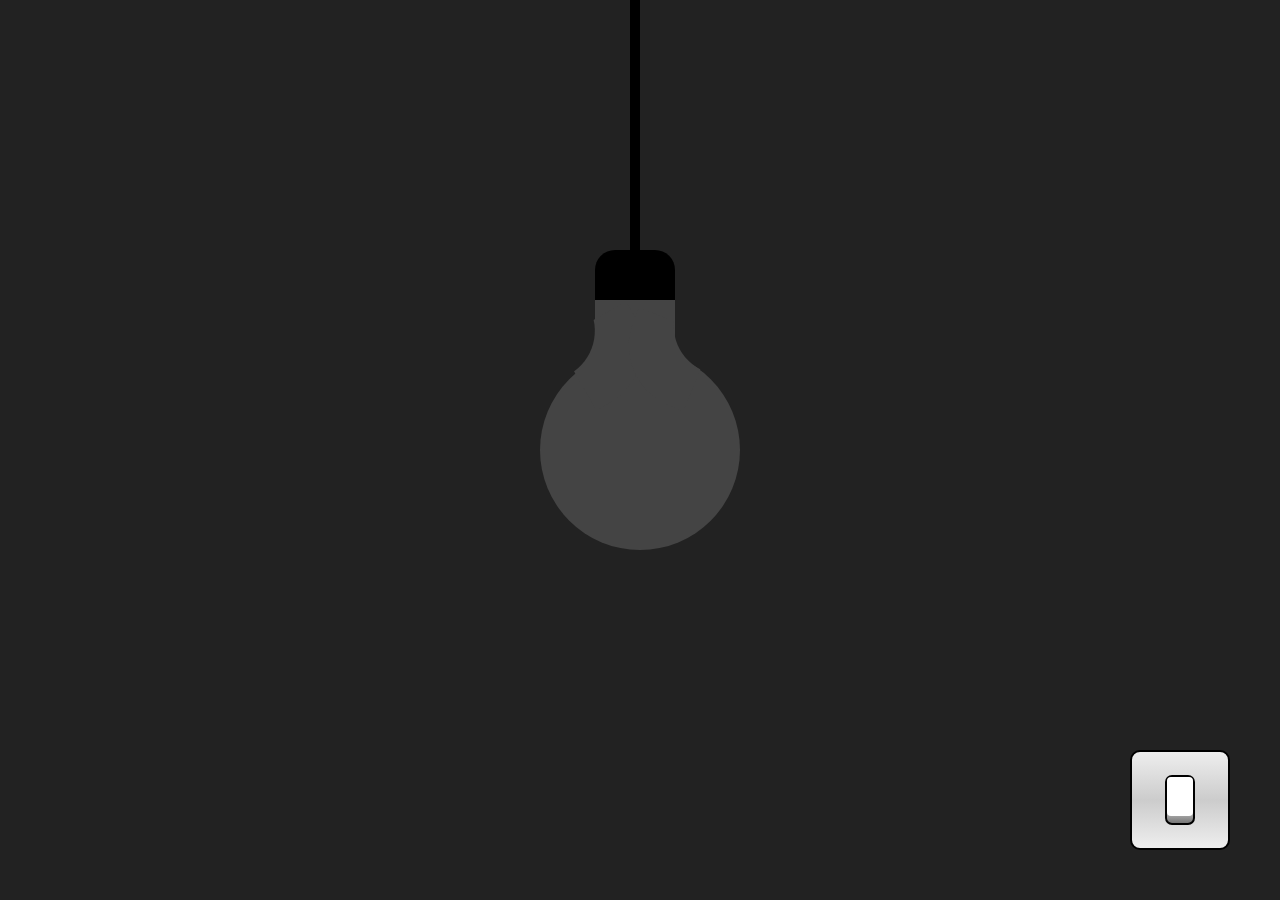
<file: frontend/Lights/index.html>
<!DOCTYPE html>
<html lang="en">
<head>
    <meta charset="UTF-8">
    <meta name="viewport" content="width=device-width, initial-scale=1.0">
    <title>Document</title>
    <link rel="stylesheet" href="style.css">
</head>
<body>
  <div class="light">
    <div class="wire"></div>
    <div class="bulb">
      <span></span>
      <span></span>
    </div>
    <div class="switch">
      <div class="btn"></div>
    </div>
  </div>
    <script src="script.js"></script>
</body>
</html>
</file>
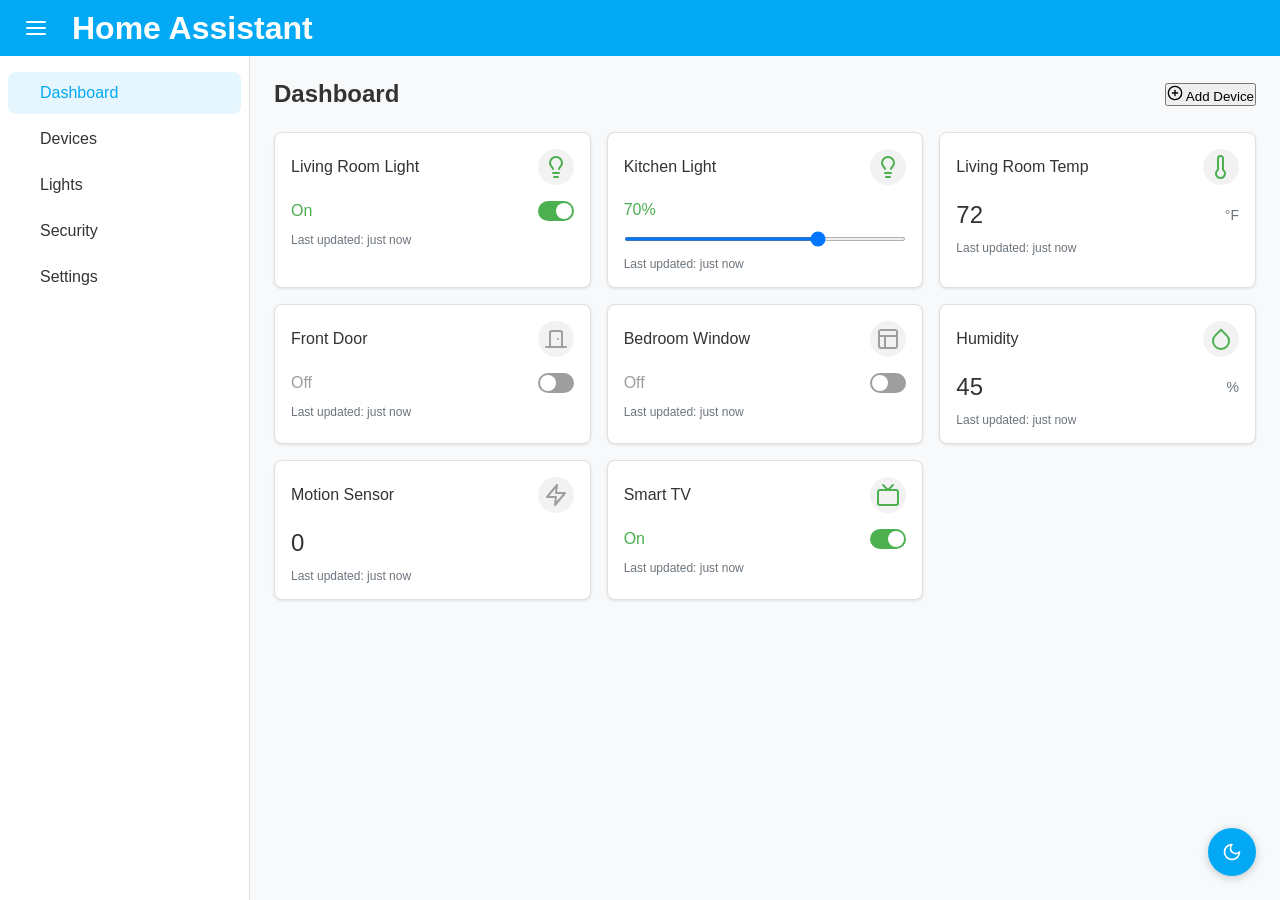
<file: frontend/Dashboard/dashboard.html>
<!DOCTYPE html>
<html lang="en">
  <head>
    <meta charset="UTF-8" />
    <meta name="viewport" content="width=device-width, initial-scale=1.0" />
    <title>Home Assistant Clone</title>
    <meta name="description" content="Home Assistant Clone - Smart Home Dashboard" />
    <meta name="author" content="Lovable" />

    <meta property="og:title" content="Home Assistant Clone" />
    <meta property="og:description" content="Smart Home Dashboard" />
    <meta property="og:type" content="website" />
    <meta property="og:image" content="https://lovable.dev/opengraph-image-p98pqg.png" />

    <meta name="twitter:card" content="summary_large_image" />
    <meta name="twitter:site" content="@lovable_dev" />
    <meta name="twitter:image" content="https://lovable.dev/opengraph-image-p98pqg.png" />
    
    <!-- CSS -->
    <link rel="stylesheet" href="style.css">
    <!-- IMPORTANT: DO NOT REMOVE THIS SCRIPT TAG OR THIS VERY COMMENT! -->
    <script src="https://cdn.gpteng.co/gptengineer.js" type="module"></script>
  </head>

  <body>
    <div id="app" class="app">
      <header class="topbar">
        <button id="sidebar-toggle" class="sidebar-toggle">
          <svg xmlns="http://www.w3.org/2000/svg" width="24" height="24" viewBox="0 0 24 24" fill="none" stroke="currentColor" stroke-width="2" stroke-linecap="round" stroke-linejoin="round">
            <line x1="3" y1="12" x2="21" y2="12"></line>
            <line x1="3" y1="6" x2="21" y2="6"></line>
            <line x1="3" y1="18" x2="21" y2="18"></line>
          </svg>
        </button>
        <h1>Home Assistant</h1>
      </header>

      <div class="main-container">
        <aside id="sidebar" class="sidebar">
          <nav class="nav-links">
            <a href="#" class="nav-link active">
              <span class="icon">
          
              </span>
              <span>Dashboard</span>
            </a>
            <a href="#" class="nav-link">
              <span class="icon">
            
              </span>
              <span>Devices</span>
            </a>
            
            <a href="#" class="nav-link">
              <span class="icon">
              
              </span>
              <span>Lights</span>
            </a>
            
            <a href="#" class="nav-link">
              <span class="icon">
             
              </span>
              <span>Security</span>
            </a>
            
            <a href="#" class="nav-link">
              <span class="icon">
              
              </span>
              <span>Settings</span>
            </a>
          </nav>
        </aside>

        <main class="main-content">
          <div class="dashboard-header">
            <h2>Dashboard</h2>
             <button id="add-device-btn" class="add-device-btn">
              <svg xmlns="http://www.w3.org/2000/svg" width="16" height="16" viewBox="0 0 24 24" fill="none" stroke="currentColor" stroke-width="2" stroke-linecap="round" stroke-linejoin="round">
                <circle cx="12" cy="12" r="10"></circle>
                <line x1="12" y1="8" x2="12" y2="16"></line>
                <line x1="8" y1="12" x2="16" y2="12"></line>
              </svg>
              Add Device
            </button>
          </div>

          <div id="device-grid" class="device-grid">
            <!-- Devices will be rendered here by JavaScript -->
          </div>
        </main>
      </div>

      <button id="theme-toggle" class="theme-toggle">
        <svg id="moon-icon" xmlns="http://www.w3.org/2000/svg" width="20" height="20" viewBox="0 0 24 24" fill="none" stroke="currentColor" stroke-width="2" stroke-linecap="round" stroke-linejoin="round">
          <path d="M12 3a6 6 0 0 0 9 9 9 9 0 1 1-9-9Z"></path>
        </svg>
        <svg id="sun-icon" class="hidden" xmlns="http://www.w3.org/2000/svg" width="20" height="20" viewBox="0 0 24 24" fill="none" stroke="currentColor" stroke-width="2" stroke-linecap="round" stroke-linejoin="round">
          <circle cx="12" cy="12" r="4"></circle>
          <path d="M12 2v2"></path>
          <path d="M12 20v2"></path>
          <path d="m4.93 4.93 1.41 1.41"></path>
          <path d="m17.66 17.66 1.41 1.41"></path>
          <path d="M2 12h2"></path>
          <path d="M20 12h2"></path>
          <path d="m6.34 17.66-1.41 1.41"></path>
          <path d="m19.07 4.93-1.41 1.41"></path>
        </svg>
      </button>
    </div>

    <script src="main.js" type="module"></script>
  </body>
</html>
</file>
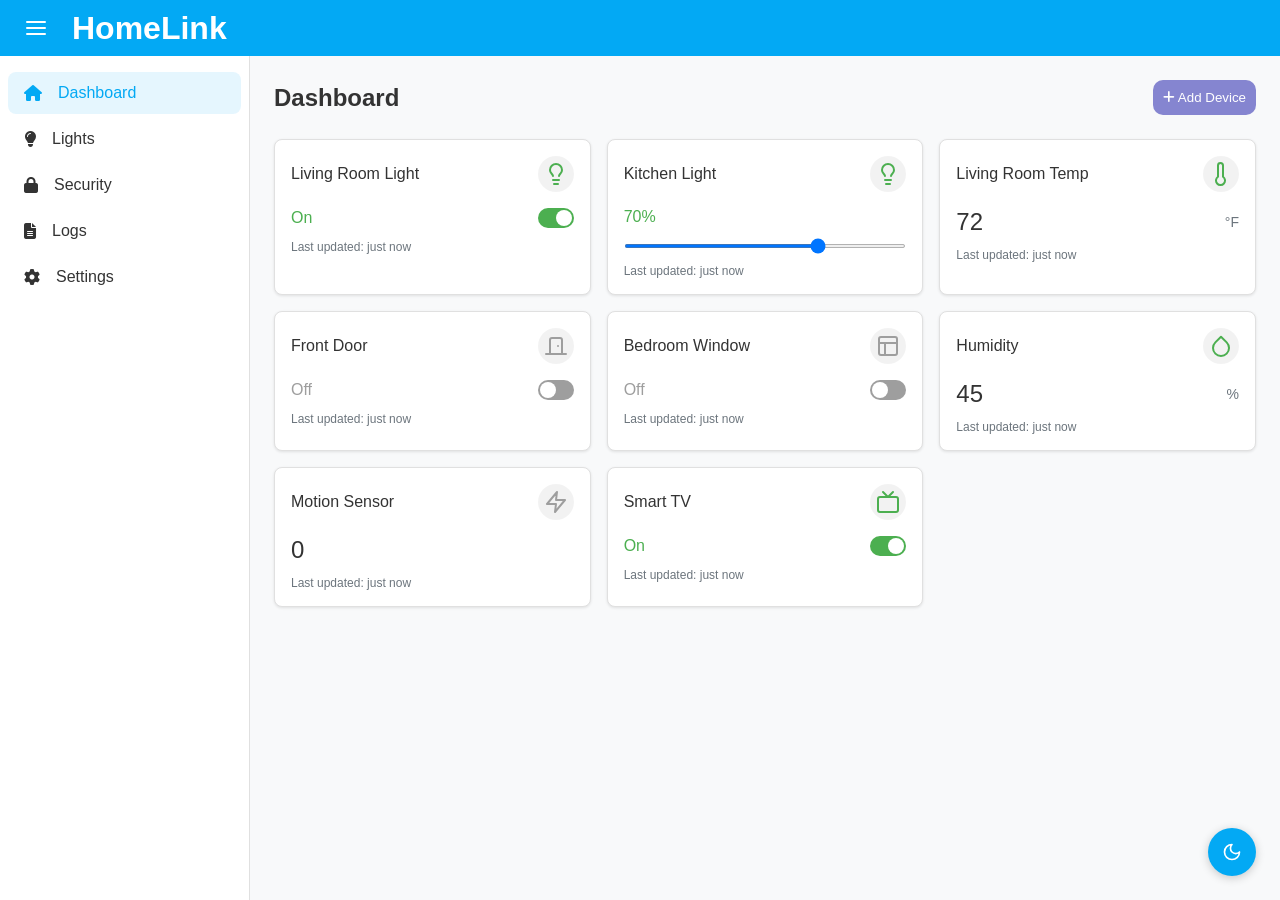
<file: public/Dashboard/dashboard.html>
<!DOCTYPE html>
<html lang="en">
  <head>
    <meta charset="UTF-8" />
    <meta name="viewport" content="width=device-width, initial-scale=1.0" />
    <title>HomeLink</title>
    <link rel="stylesheet" href="https://cdnjs.cloudflare.com/ajax/libs/font-awesome/6.5.0/css/all.min.css">
    <!-- CSS -->
    <link rel="stylesheet" href="style.css">
  </head>

  <body>
    <div id="app" class="app">
      <header class="topbar">
        <button id="sidebar-toggle" class="sidebar-toggle">
          <svg xmlns="http://www.w3.org/2000/svg" width="24" height="24" viewBox="0 0 24 24" fill="none" stroke="currentColor" stroke-width="2" stroke-linecap="round" stroke-linejoin="round">
            <line x1="3" y1="12" x2="21" y2="12"></line>
            <line x1="3" y1="6" x2="21" y2="6"></line>
            <line x1="3" y1="18" x2="21" y2="18"></line>
          </svg>
        </button>
        <h1>HomeLink</h1>
      </header>

      <div class="main-container">
        <aside id="sidebar" class="sidebar">
          <nav class="nav-links">
            <a href="#" class="nav-link active">
              <span class="icon">
                  <i class="fa-solid fa-house"></i>
              </span>
              <span>Dashboard</span>
            </a>
            
            <a href="#" class="nav-link">
              <span class="icon">
                <i class="fa-solid fa-lightbulb"></i>
              </span>
              <span>Lights</span>
            </a>
            
            <a href="#" class="nav-link">
              <span class="icon">
                <i class="fa-solid fa-lock"></i>
              </span>
              <span>Security</span>
            </a>

             <a href="#" class="nav-link">
              <span class="icon">
                <i class="fa-solid fa-file-lines"></i>
              </span>
              <span>Logs</span>
            </a>
            
            <a href="#" class="nav-link">
              <span class="icon">
                 <i class="fa-solid fa-gear"></i>
              </span>
              <span>Settings</span>
            </a>
          </nav>
        </aside>

        <main class="main-content">
          <div class="dashboard-header">
            <h2>Dashboard</h2>
             <button id="add-device-btn" class="add-device-btn">
              <i class="fa-solid fa-plus"></i>
              Add Device
            </button>
          </div>

          <div id="device-grid" class="device-grid">
            <!-- Devices will be rendered here by JavaScript -->
          </div>
        </main>
      </div>

      <button id="theme-toggle" class="theme-toggle">
        <svg id="moon-icon" xmlns="http://www.w3.org/2000/svg" width="20" height="20" viewBox="0 0 24 24" fill="none" stroke="currentColor" stroke-width="2" stroke-linecap="round" stroke-linejoin="round">
          <path d="M12 3a6 6 0 0 0 9 9 9 9 0 1 1-9-9Z"></path>
        </svg>
        <svg id="sun-icon" class="hidden" xmlns="http://www.w3.org/2000/svg" width="20" height="20" viewBox="0 0 24 24" fill="none" stroke="currentColor" stroke-width="2" stroke-linecap="round" stroke-linejoin="round">
          <circle cx="12" cy="12" r="4"></circle>
          <path d="M12 2v2"></path>
          <path d="M12 20v2"></path>
          <path d="m4.93 4.93 1.41 1.41"></path>
          <path d="m17.66 17.66 1.41 1.41"></path>
          <path d="M2 12h2"></path>
          <path d="M20 12h2"></path>
          <path d="m6.34 17.66-1.41 1.41"></path>
          <path d="m19.07 4.93-1.41 1.41"></path>
        </svg>
      </button>
    </div>

    <script src="main.js" type="module"></script>
  </body>
</html>
</file>
<file: frontend/Lights/style.css>
*{
  margin: 0;
  padding: 0;
  box-sizing: border-box;
}

body{
  display: flex;
  justify-content: center;
  align-items: center;
  min-height: 100vh;
  background: #222;
}

.bulb{
  position: relative;
  width: 200px;
  height: 200px;
  background: #444;
  border-radius: 50%;
  z-index: 2;
}

.bulb::before{
  position: absolute;
  content: '';
  width: 80px;
  height: 70px;
  background: #444;
  left: 55px;
  top: -100px;
  border-top: 50px solid black;
  border-radius: 20px;
}

.bulb span:nth-child(1){
  position: absolute;
  display: block;
  width: 50px;
  height: 50px;
  background: transparent;
  border-bottom-right-radius: 50px;
  box-shadow: 20px 30px 0 15px #444;
  left: 14px;
  top: -35px;
  transform: rotate(-30deg);
}

.bulb span:nth-child(2){
  position: absolute;
  display: block;
  width: 50px;
  height: 50px;
  background: transparent;
  border-bottom-left-radius: 50px;
  box-shadow: -20px 30px 0 15px #444;
  right: 24px;
  top: -36px;
  transform: rotate(22deg);
}

.wire{
  position: absolute;
  width: 10px;
  height: 60vh;
  background: black;
  bottom: 50%;
  left: calc(50% - 10px);
  z-index: 1;
}

.switch{
  position: absolute;
  width: 100px;
  height: 100px;;
  background: linear-gradient(#eee, #ccc, #eee);
  bottom: 50px;
  right: 50px;
  border: 2px solid #000;
  border-radius: 10px;
  display: flex;
  justify-content: center;
  align-items: center;
}

.btn{
  position: relative;
  width: 30px;
  height: 50px;
  background: linear-gradient(#777,#fff,#777);
  border-radius: 7px;
  border: 2px solid #000;
  cursor: pointer;
}

.switch .btn::before{
  content: '';
  position: absolute;
  top: 0;
  left: 0;
  width: 100%;
  height: 85%;
  background: linear-gradient(#fff,#fff);
  border-radius: 4px;
}

.on .switch .btn::before{
  top: 15%;
}

body.on
{
background: radial-gradient(#555, #111);
}


body.on .bulb::before{
  background: #fff;
}

body.on .bulb span:nth-child(1){
  box-shadow: 20px 30px 0 15px #fff;
}

body.on .bulb span:nth-child(2){
  box-shadow: -20px 30px 0 15px #fff;
}

body.on .bulb {
  background: #fff;
  animation: glow 3.0s ease-in-out forwards, shadowGlow 1s ease-in-out forwards;;
}

@keyframes shadowGlow {
  0% {
    box-shadow: 0 0 50px #fff;
  }
  20% {
    box-shadow: 0 0 100px #fff;
  }
  40% {
    box-shadow: 0 0 150px #fff;
  }
  60% {
    box-shadow: 0 0 200px #fff;
  }
  80% {
    box-shadow: 0 0 250px #fff;
  }
  100% {
    box-shadow:
      0 0 50px #fff,
      0 0 100px #fff,
      0 0 150px #fff,
      0 0 200px #fff,
      0 0 250px #fff,
      0 0 300px #fff,
      0 0 350px #fff;
  }
}

@keyframes glow {
  0% {
    filter: brightness(0.4);
  }
  20% {
    filter: brightness(0.6);
  }
  40% {
    filter: brightness(0.8);
  }
  60% {
    filter: brightness(1);
  }
  80% {
    filter: brightness(1.1);
  }
  100% {
    filter: brightness(1.4);
  }
}
</file>
<file: frontend/Dashboard/style.css>
:root {
    /* Light mode variables */
    --background: #f8f9fa;
    --foreground: #333;
    --card-bg: #fff;
    --card-border: #e0e0e0;
    --primary: #03a9f4;
    --primary-hover: #0288d1;
    --sidebar-bg: #fff;
    --topbar-bg: #03a9f4;
    --topbar-color: #fff;
    --device-active: #4caf50;
    --device-inactive: #9e9e9e;
    --device-warning: #ffc107;
    --device-error: #f44336;
    --muted: #6c757d;
  }
  
  .dark {
    /* Dark mode variables */
    --background: #121212;
    --foreground: #f8f9fa;
    --card-bg: #1e1e1e;
    --card-border: #333;
    --primary: #03a9f4;
    --primary-hover: #4fc3f7;
    --sidebar-bg: #1e1e1e;
    --topbar-bg: #0288d1;
    --topbar-color: #fff;
    --device-active: #4caf50;
    --device-inactive: #6c757d;
    --device-warning: #ffc107;
    --device-error: #f44336;
    --muted: #9e9e9e;
  }
  
  * {
    margin: 0;
    padding: 0;
    box-sizing: border-box;
  }
  
  body {
    font-family: -apple-system, BlinkMacSystemFont, 'Segoe UI', Roboto, 'Helvetica Neue', Arial, sans-serif;
    background-color: var(--background);
    color: var(--foreground);
    transition: background-color 0.3s ease, color 0.3s ease;
    height: 100vh;
    overflow: hidden;
  }
  
  .app {
    display: flex;
    flex-direction: column;
    height: 100vh;
  }
  
  /* TopBar Styles */
  .topbar {
    background-color: var(--topbar-bg);
    color: var(--topbar-color);
    height: 56px;
    display: flex;
    align-items: center;
    padding: 0 16px;
    position: sticky;
    top: 0;
    z-index: 10;
  }
  
  .sidebar-toggle {
    background: none;
    border: none;
    color: var(--topbar-color);
    margin-right: 16px;
    cursor: pointer;
    display: flex;
    align-items: center;
    justify-content: center;
    padding: 8px;
  }
  
  .sidebar-toggle:hover {
    background-color: rgba(255, 255, 255, 0.1);
    border-radius: 50%;
  }
  
  /* Main Container */
  .main-container {
    display: flex;
    flex: 1;
    overflow: hidden;
  }
  
  /* Sidebar Styles */
  .sidebar {
    width: 250px;
    background-color: var(--sidebar-bg);
    border-right: 1px solid var(--card-border);
    transition: all 0.3s ease;
    overflow-y: auto;
  }
  
  .sidebar.closed {
    width: 0;
    overflow: hidden;
  }
  
  .nav-links {
    display: flex;
    flex-direction: column;
    padding: 16px 8px;
  }
  
  .nav-link {
    display: flex;
    align-items: center;
    padding: 12px 16px;
    text-decoration: none;
    color: var(--foreground);
    border-radius: 8px;
    margin-bottom: 4px;
    transition: all 0.2s ease;
  }
  
  .nav-link:hover {
    background-color: rgba(0, 0, 0, 0.05);
  }
  
  .dark .nav-link:hover {
    background-color: rgba(255, 255, 255, 0.05);
  }
  
  .nav-link.active {
    background-color: rgba(3, 169, 244, 0.1);
    color: var(--primary);
  }
  
  .nav-link .icon {
    margin-right: 16px;
    display: flex;
    align-items: center;
  }
  
  .active .icon {
    color: var(--primary);
  }
  
  /* Main Content Styles */
  .main-content {
    flex: 1;
    padding: 24px;
    overflow-y: auto;
  }
  
  .dashboard-header {
    display: flex;
    justify-content: space-between;
    align-items: center;
    margin-bottom: 24px;
  }
  
  .refresh-btn {
    display: flex;
    align-items: center;
    gap: 8px;
    padding: 8px 16px;
    background-color: transparent;
    border: 1px solid var(--card-border);
    border-radius: 4px;
    color: var(--foreground);
    cursor: pointer;
    transition: all 0.3s ease;
  }
  
  .refresh-btn:hover {
    background-color: rgba(0, 0, 0, 0.05);
  }
  
  .dark .refresh-btn:hover {
    background-color: rgba(255, 255, 255, 0.05);
  }
  
  .refresh-btn svg {
    transition: transform 0.3s ease;
  }
  
  .refresh-btn.refreshing svg {
    animation: spin 1s linear infinite;
  }
  
  @keyframes spin {
    from {
      transform: rotate(0deg);
    }
    to {
      transform: rotate(360deg);
    }
  }
  
  /* Device Grid */
  .device-grid {
    display: grid;
    grid-template-columns: repeat(auto-fill, minmax(280px, 1fr));
    gap: 16px;
  }
  
  /* Device Card Styles */
  .device-card {
    background-color: var(--card-bg);
    border: 1px solid var(--card-border);
    border-radius: 8px;
    padding: 16px;
    transition: all 0.3s ease;
    box-shadow: 0 1px 3px rgba(0, 0, 0, 0.1);
  }
  
  .device-card:hover {
    box-shadow: 0 4px 6px rgba(0, 0, 0, 0.1);
  }
  
  .device-header {
    display: flex;
    justify-content: space-between;
    align-items: center;
    margin-bottom: 16px;
  }
  
  .device-title {
    font-size: 1rem;
    font-weight: 500;
  }
  
  .device-icon {
    display: flex;
    align-items: center;
    justify-content: center;
    width: 36px;
    height: 36px;
    border-radius: 50%;
    background-color: rgba(0, 0, 0, 0.05);
  }
  
  .dark .device-icon {
    background-color: rgba(255, 255, 255, 0.05);
  }
  
  .device-active {
    color: var(--device-active);
  }
  
  .device-inactive {
    color: var(--device-inactive);
  }
  
  .device-warning {
    color: var(--device-warning);
  }
  
  .device-error {
    color: var(--device-error);
  }
  
  /* Device Content Styles */
  .device-content {
    margin-bottom: 12px;
  }
  
  /* Toggle Switch */
  .toggle-container {
    display: flex;
    justify-content: space-between;
    align-items: center;
  }
  
  .switch {
    position: relative;
    display: inline-block;
    width: 36px;
    height: 20px;
  }
  
  .switch input {
    opacity: 0;
    width: 0;
    height: 0;
  }
  
  .slider {
    position: absolute;
    cursor: pointer;
    top: 0;
    left: 0;
    right: 0;
    bottom: 0;
    background-color: var(--device-inactive);
    transition: .4s;
    border-radius: 20px;
  }
  
  .slider:before {
    position: absolute;
    content: "";
    height: 16px;
    width: 16px;
    left: 2px;
    bottom: 2px;
    background-color: white;
    transition: .4s;
    border-radius: 50%;
  }
  
  input:checked + .slider {
    background-color: var(--device-active);
  }
  
  input:checked + .slider:before {
    transform: translateX(16px);
  }
  
  /* Slider Control */
  .slider-container {
    margin-top: 8px;
  }
  
  .slider-header {
    display: flex;
    justify-content: space-between;
    margin-bottom: 8px;
  }
  
  .range-slider {

    width: 100%;
    height: 4px;
    border-radius: 5px;
    background: var(--device-inactive);
    outline: none;
  }
  
  .range-slider::-webkit-slider-thumb {
    -webkit-appearance: none;
    appearance: none;
    width: 16px;
    height: 16px;
    border-radius: 50%;
    background: var(--primary);
    cursor: pointer;
  }
  
  .range-slider::-moz-range-thumb {
    width: 16px;
    height: 16px;
    border-radius: 50%;
    background: var(--primary);
    cursor: pointer;
  }
  
  /* Sensor Reading */
  .sensor-reading {
    display: flex;
    justify-content: space-between;
    align-items: center;
  }
  
  .sensor-value {
    font-size: 1.5rem;
    font-weight: 500;
  }
  
  .sensor-unit {
    font-size: 0.875rem;
    color: var(--muted);
  }
  
  /* Device Footer */
  .device-footer {
    font-size: 0.75rem;
    color: var(--muted);
  }
  
  /* Theme Toggle Button */
  .theme-toggle {
    position: fixed;
    bottom: 24px;
    right: 24px;
    width: 48px;
    height: 48px;
    border-radius: 50%;
    background-color: var(--primary);
    color: white;
    display: flex;
    align-items: center;
    justify-content: center;
    border: none;
    cursor: pointer;
    box-shadow: 0 2px 10px rgba(0, 0, 0, 0.2);
    transition: all 0.3s ease;
  }
  
  .theme-toggle:hover {
    background-color: var(--primary-hover);
    transform: scale(1.05);
  }
  
  .hidden {
    display: none;
  }
  
  /* Responsive Styles */
  @media (max-width: 768px) {
    .sidebar {
      position: fixed;
      top: 56px;
      bottom: 0;
      z-index: 5;
    }
    
    .device-grid {
      grid-template-columns: repeat(auto-fill, minmax(240px, 1fr));
    }
  }
  
  @media (max-width: 576px) {
    .device-grid {
      grid-template-columns: 1fr;
    }
  }
</file>
<file: public/Dashboard/style.css>
:root {
    /* Light mode variables */
    --background: #f8f9fa;
    --foreground: #333;
    --card-bg: #fff;
    --card-border: #e0e0e0;
    --primary: #03a9f4;
    --primary-hover: #0288d1;
    --sidebar-bg: #fff;
    --topbar-bg: #03a9f4;
    --topbar-color: #fff;
    --device-active: #4caf50;
    --device-inactive: #9e9e9e;
    --device-warning: #ffc107;
    --device-error: #f44336;
    --muted: #6c757d;
  }
  
  .dark {
    /* Dark mode variables */
    --background: #121212;
    --foreground: #f8f9fa;
    --card-bg: #1e1e1e;
    --card-border: #333;
    --primary: #03a9f4;
    --primary-hover: #4fc3f7;
    --sidebar-bg: #1e1e1e;
    --topbar-bg: #0288d1;
    --topbar-color: #fff;
    --device-active: #4caf50;
    --device-inactive: #6c757d;
    --device-warning: #ffc107;
    --device-error: #f44336;
    --muted: #9e9e9e;
  }
  
  * {
    margin: 0;
    padding: 0;
    box-sizing: border-box;
  }
  
  body {
    font-family: -apple-system, BlinkMacSystemFont, 'Segoe UI', Roboto, 'Helvetica Neue', Arial, sans-serif;
    background-color: var(--background);
    color: var(--foreground);
    transition: background-color 0.3s ease, color 0.3s ease;
    height: 100vh;
    overflow: hidden;
  }
  
  .app {
    display: flex;
    flex-direction: column;
    height: 100vh;
  }
  
  /* TopBar Styles */
  .topbar {
    background-color: var(--topbar-bg);
    color: var(--topbar-color);
    height: 56px;
    display: flex;
    align-items: center;
    padding: 0 16px;
    position: sticky;
    top: 0;
    z-index: 10;
  }
  
  .sidebar-toggle {
    background: none;
    border: none;
    color: var(--topbar-color);
    margin-right: 16px;
    cursor: pointer;
    display: flex;
    align-items: center;
    justify-content: center;
    padding: 8px;
  }
  
  .sidebar-toggle:hover {
    background-color: rgba(255, 255, 255, 0.1);
    border-radius: 50%;
  }
  
  /* Main Container */
  .main-container {
    display: flex;
    flex: 1;
    overflow: hidden;
  }
  
  /* Sidebar Styles */
  .sidebar {
    width: 250px;
    background-color: var(--sidebar-bg);
    border-right: 1px solid var(--card-border);
    transition: all 0.3s ease;
    overflow-y: auto;
  }
  
  .sidebar.closed {
    width: 0;
    overflow: hidden;
  }
  
  .nav-links {
    display: flex;
    flex-direction: column;
    padding: 16px 8px;
  }
  
  .nav-link {
    display: flex;
    align-items: center;
    padding: 12px 16px;
    text-decoration: none;
    color: var(--foreground);
    border-radius: 8px;
    margin-bottom: 4px;
    transition: all 0.2s ease;
  }
  
  .nav-link:hover {
    background-color: rgba(0, 0, 0, 0.05);
  }
  
  .dark .nav-link:hover {
    background-color: rgba(255, 255, 255, 0.05);
  }
  
  .nav-link.active {
    background-color: rgba(3, 169, 244, 0.1);
    color: var(--primary);
  }
  
  .nav-link .icon {
    margin-right: 16px;
    display: flex;
    align-items: center;
  }
  
  .active .icon {
    color: var(--primary);
  }
  
  /* Main Content Styles */
  .main-content {
    flex: 1;
    padding: 24px;
    overflow-y: auto;
  }
  
  .dashboard-header {
    display: flex;
    justify-content: space-between;
    align-items: center;
    margin-bottom: 24px;
  }
  
  .refresh-btn {
    display: flex;
    align-items: center;
    gap: 8px;
    padding: 8px 16px;
    background-color: transparent;
    border: 1px solid var(--card-border);
    border-radius: 4px;
    color: var(--foreground);
    cursor: pointer;
    transition: all 0.3s ease;
  }
  
  .refresh-btn:hover {
    background-color: rgba(0, 0, 0, 0.05);
  }
  
  .dark .refresh-btn:hover {
    background-color: rgba(255, 255, 255, 0.05);
  }
  
  .refresh-btn svg {
    transition: transform 0.3s ease;
  }
  
  .refresh-btn.refreshing svg {
    animation: spin 1s linear infinite;
  }
  
  @keyframes spin {
    from {
      transform: rotate(0deg);
    }
    to {
      transform: rotate(360deg);
    }
  }
  
  /* Device Grid */
  .device-grid {
    display: grid;
    grid-template-columns: repeat(auto-fill, minmax(280px, 1fr));
    gap: 16px;
  }
  
  /* Device Card Styles */
  .device-card {
    background-color: var(--card-bg);
    border: 1px solid var(--card-border);
    border-radius: 8px;
    padding: 16px;
    transition: all 0.3s ease;
    box-shadow: 0 1px 3px rgba(0, 0, 0, 0.1);
  }
  
  .device-card:hover {
    box-shadow: 0 4px 6px rgba(0, 0, 0, 0.1);
  }
  
  .device-header {
    display: flex;
    justify-content: space-between;
    align-items: center;
    margin-bottom: 16px;
  }
  
  .device-title {
    font-size: 1rem;
    font-weight: 500;
  }
  
  .device-icon {
    display: flex;
    align-items: center;
    justify-content: center;
    width: 36px;
    height: 36px;
    border-radius: 50%;
    background-color: rgba(0, 0, 0, 0.05);
  }
  
  .dark .device-icon {
    background-color: rgba(255, 255, 255, 0.05);
  }
  
  .device-active {
    color: var(--device-active);
  }
  
  .device-inactive {
    color: var(--device-inactive);
  }
  
  .device-warning {
    color: var(--device-warning);
  }
  
  .device-error {
    color: var(--device-error);
  }
  
  /* Device Content Styles */
  .device-content {
    margin-bottom: 12px;
  }
  
  /* Toggle Switch */
  .toggle-container {
    display: flex;
    justify-content: space-between;
    align-items: center;
  }
  
  .switch {
    position: relative;
    display: inline-block;
    width: 36px;
    height: 20px;
  }
  
  .switch input {
    opacity: 0;
    width: 0;
    height: 0;
  }
  
  .slider {
    position: absolute;
    cursor: pointer;
    top: 0;
    left: 0;
    right: 0;
    bottom: 0;
    background-color: var(--device-inactive);
    transition: .4s;
    border-radius: 20px;
  }
  
  .slider:before {
    position: absolute;
    content: "";
    height: 16px;
    width: 16px;
    left: 2px;
    bottom: 2px;
    background-color: white;
    transition: .4s;
    border-radius: 50%;
  }
  
  input:checked + .slider {
    background-color: var(--device-active);
  }
  
  input:checked + .slider:before {
    transform: translateX(16px);
  }
  
  /* Slider Control */
  .slider-container {
    margin-top: 8px;
  }
  
  .slider-header {
    display: flex;
    justify-content: space-between;
    margin-bottom: 8px;
  }
  
  .range-slider {

    width: 100%;
    height: 4px;
    border-radius: 5px;
    background: var(--device-inactive);
    outline: none;
  }
  
  .range-slider::-webkit-slider-thumb {
    -webkit-appearance: none;
    appearance: none;
    width: 16px;
    height: 16px;
    border-radius: 50%;
    background: var(--primary);
    cursor: pointer;
  }
  
  .range-slider::-moz-range-thumb {
    width: 16px;
    height: 16px;
    border-radius: 50%;
    background: var(--primary);
    cursor: pointer;
  }
  
  /* Sensor Reading */
  .sensor-reading {
    display: flex;
    justify-content: space-between;
    align-items: center;
  }
  
  .sensor-value {
    font-size: 1.5rem;
    font-weight: 500;
  }
  
  .sensor-unit {
    font-size: 0.875rem;
    color: var(--muted);
  }
  
  /* Device Footer */
  .device-footer {
    font-size: 0.75rem;
    color: var(--muted);
  }
  
  /* Theme Toggle Button */
  .theme-toggle {
    position: fixed;
    bottom: 24px;
    right: 24px;
    width: 48px;
    height: 48px;
    border-radius: 50%;
    background-color: var(--primary);
    color: white;
    display: flex;
    align-items: center;
    justify-content: center;
    border: none;
    cursor: pointer;
    box-shadow: 0 2px 10px rgba(0, 0, 0, 0.2);
    transition: all 0.3s ease;
  }
  
  .theme-toggle:hover {
    background-color: var(--primary-hover);
    transform: scale(1.05);
  }
  
  .hidden {
    display: none;
  }

  .add-device-btn{
    background: rgb(133, 133, 208);
    cursor: pointer;
    padding: 10px;
    border-radius: 10px;
    border: none;
    color: white;
  }
  
  /* Responsive Styles */
  @media (max-width: 768px) {
    .sidebar {
      position: fixed;
      top: 56px;
      bottom: 0;
      z-index: 5;
    }
    
    .device-grid {
      grid-template-columns: repeat(auto-fill, minmax(240px, 1fr));
    }
  }
  
  @media (max-width: 576px) {
    .device-grid {
      grid-template-columns: 1fr;
    }
  }
</file>
